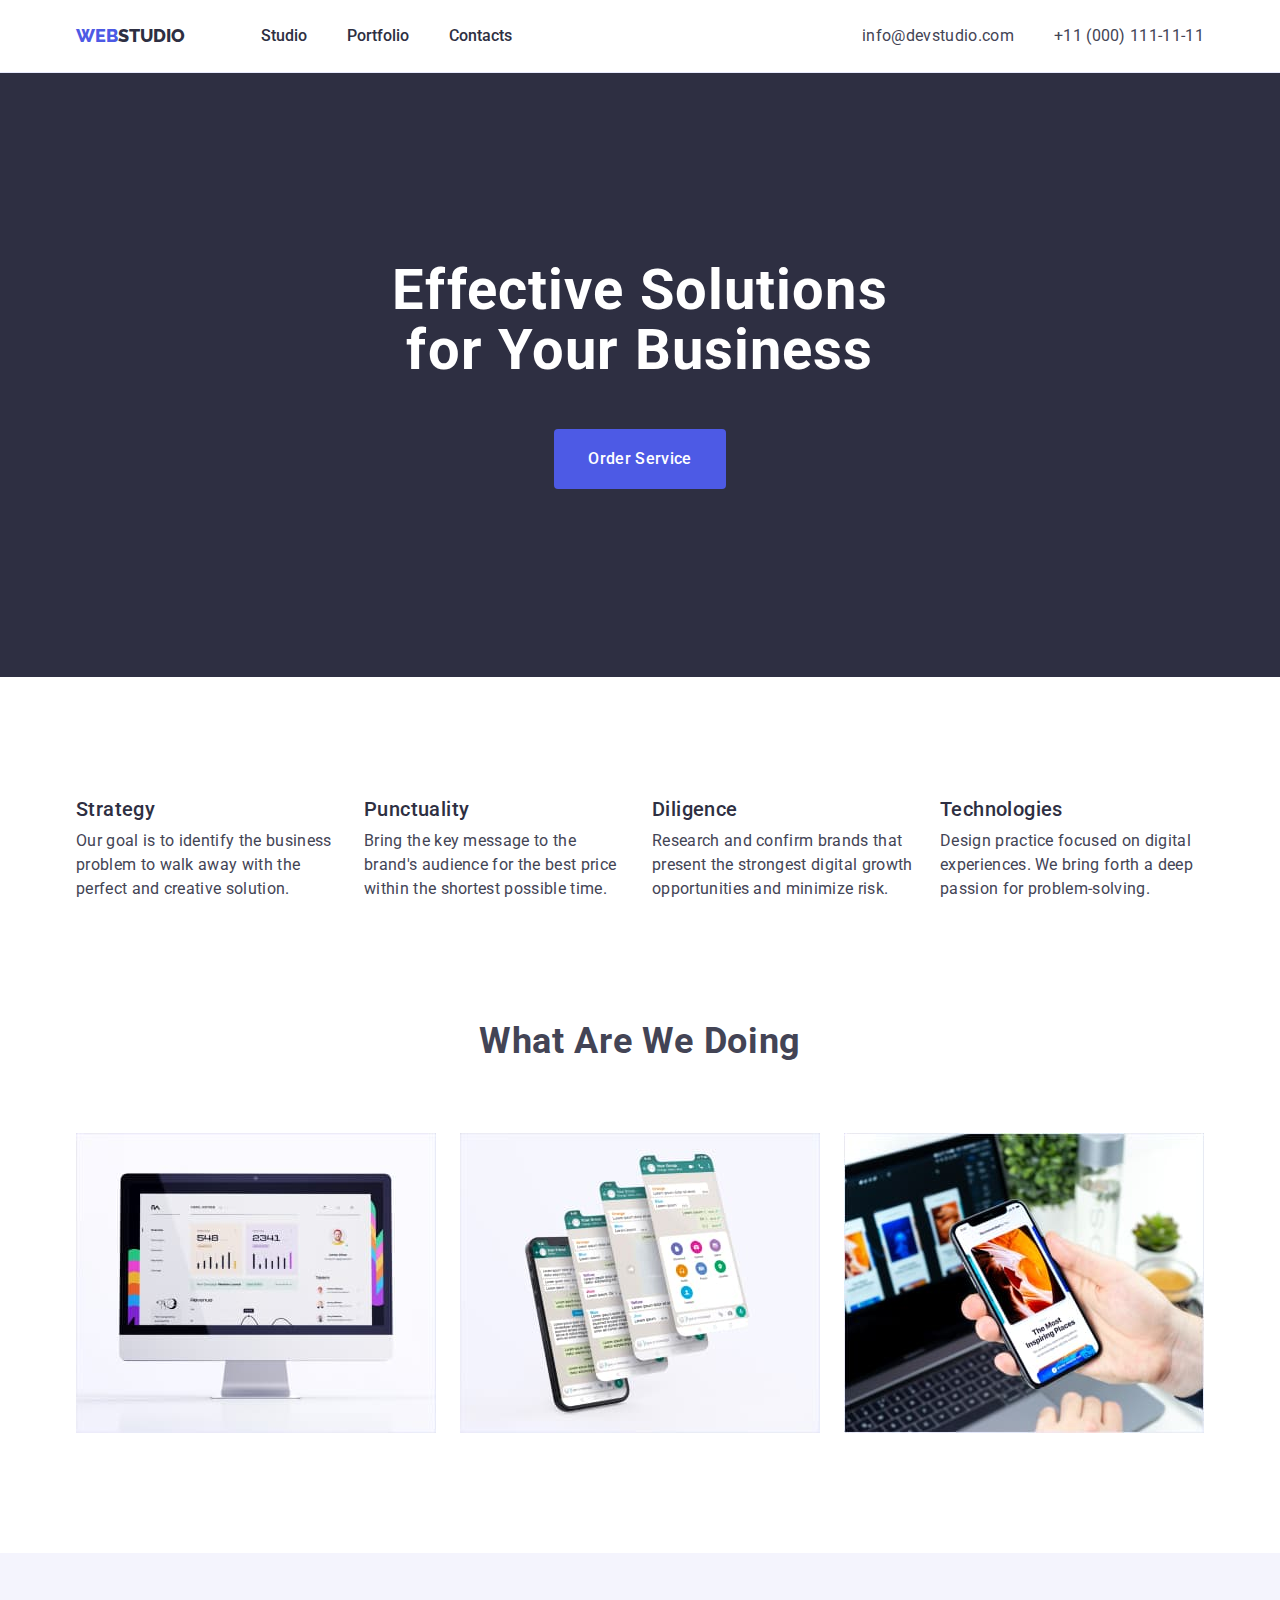
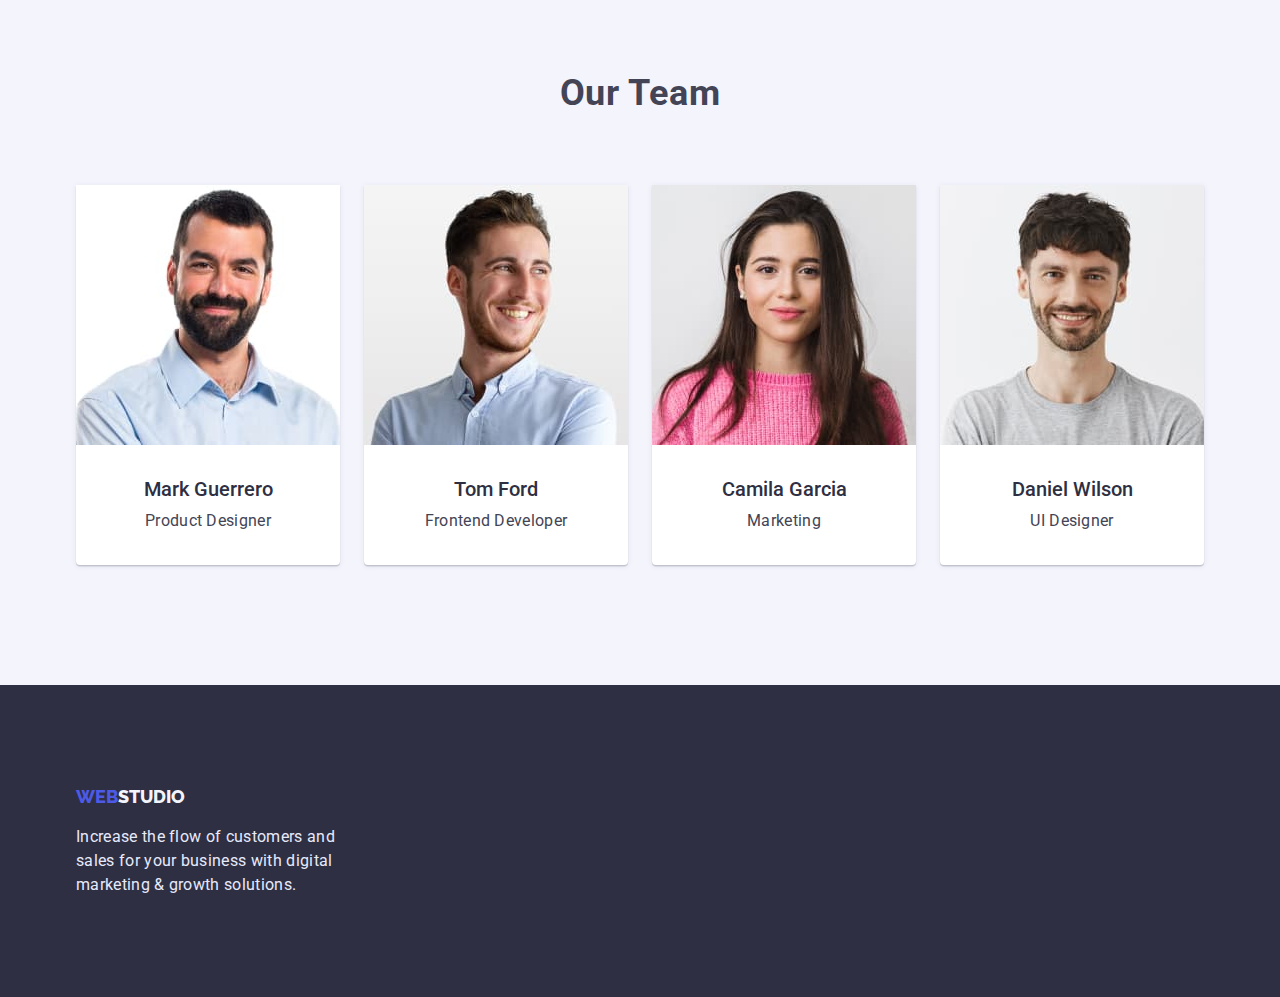
<file: index.html>
<!DOCTYPE html>
<html lang="en">
<head>
    <meta charset="UTF-8">
    <meta http-equiv="X-UA-Compatible" content="IE=edge">
    <meta name="viewport" content="width=device-width, initial-scale=1.0">
    <title>WebStudio</title>
    <link rel="preconnect" href="https://fonts.googleapis.com">
    <link rel="preconnect" href="https://fonts.gstatic.com" crossorigin>
    <link href="https://fonts.googleapis.com/css2?family=Raleway:wght@800&family=Roboto:wght@400;500;700;900&display=swap"
        rel="stylesheet">
    <link rel="stylesheet" href="https://cdnjs.cloudflare.com/ajax/libs/modern-normalize/1.1.0/modern-normalize.min.css">
    <link rel="stylesheet" href="./css/styles.css">
   </head>
<body>
    <header class="page-header">
        <div class="container header-container">
            <nav class="header-nav">
                <a href="./index.html" class="logo-first">Web<span class="logo-second">Studio</span></a>
                <ul class="site-nav">
                    <li><a href="./index.html" class="link">Studio</a></li>
                    <li><a href="./portfolio.html" class="link">Portfolio</a></li>
                    <li><a href="" class="link">Contacts</a></li>
                </ul>
            </nav>
            <address class="adress-header">
                <ul class="adress-nav">
                    <li>
                        <a href="mailto:info@devstudio.com" class="adress-link">info@devstudio.com</a>
                    </li>
                    <li>
                        <a href="tel:+110001111111" class="adress-link">+11 (000) 111-11-11</a>
                    </li>
                </ul>
            </address>
        </div>
    </header>
    <main>
        <section class="image-hero">
            <div class="container">
                <h1 class="title-hero">Effective Solutions for Your Business</h1>
                <button class="button-hero" type="button">Order Service</button>
            </div>
        </section>
        <section class="section section-advanteges">
            <div class="container">
                <div class="container-advanteges">
                    <h2 class="visually-hidden">Advanteges</h2>
                    <ul class="card-advanteges">
                        <li class="item-advantages">
                            <h3 class="title-advanteges">Strategy</h3>
                            <p class="text-advanteges">Our goal is to identify the business
                                problem to walk away with the perfect and creative solution.</p>
                        </li>
                        <li class="item-advantages">
                            <h3 class="title-advanteges">Punctuality</h3>
                            <p class="text-advanteges">Bring the key message to the brand's audience for the best price within the shortest
                                possible time.</p>
                        </li>
                        <li class="item-advantages">
                            <h3 class="title-advanteges">Diligence</h3>
                            <p class="text-advanteges">Research and confirm brands that present the strongest digital growth opportunities
                                and minimize risk.</p>
                        </li>
                        <li class="item-advantages">
                            <h3 class="title-advanteges">Technologies</h3>
                            <p class="text-advanteges">Design practice focused on digital experiences. We bring forth a deep passion for
                                problem-solving.</p>
                        </li>
                    </ul>
                </div>
            </div>
        </section>
        <section class="section section-images">
            <div class="container">
                <h2 class="title-second">What are we doing</h2>
                    <ul class="images-list">
                        <li class="image-item">
                            <img src="./images/monitor.jpg" alt="Monitor" width="360">
                        </li>
                        <li class="image-item">
                            <img src="./images/telephones.jpg" alt="Telephones" width="360">
                        </li>
                        <li class="image-item">
                            <img src="./images/phone-in-hands.jpg" alt="Phone in hands" width="360">
                        </li>
                    </ul>
            </div>
        </section>
        <section class="section section-team">
            <div class="container">
                <h2 class="title-second">Our Team</h2>
                <ul class="list-team">
                    <li class="team-box">
                        <div class="wrapper">
                            <img src="./images/mark-guerrero.jpg" alt="Mark Guerrero" width="264">
                            <div class="team">
                                <h3 class="title-team">Mark Guerrero</h3>
                                <p class="text-team">Product Designer</p>
                            </div>
                        </div>
                    </li>
                    <li class="team-box">
                        <div class="wrapper">
                            <img src="./images/tom-ford.jpg" alt="Tom Ford" width="264">
                            <div class="team">
                                <h3 class="title-team">Tom Ford</h3>
                                <p class="text-team">Frontend Developer</p>
                            </div>
                        </div>
                    </li>
                    <li class="team-box">
                        <div class="wrapper">
                            <img src="./images/camila-garcia.jpg" alt="Camila Garcia" width="264">
                            <div class="team">
                                <h3 class="title-team">Camila Garcia</h3>
                                <p class="text-team">Marketing</p>
                            </div>
                        </div>
                    </li>
                    <li class="team-box">
                        <div class="wrapper">
                            <img src="./images/daniel-wilson.jpg" alt="Daniel Wilson" width="264">
                           <div class="team">
                                <h3 class="title-team">Daniel Wilson</h3>
                                <p class="text-team">UI Designer</p>
                           </div>
                        </div>
                    </li>
                </ul>
            </div>
        </section>
    </main>
    <footer class="footer">
        <div class="container">
           <div class="container-footer">
            <a href="./index.html" class="logo-first">Web<span class="logo-third">Studio</span></a>
            <p class="text-footer">Increase the flow of customers and sales for your business with digital marketing & growth
                solutions.</p>
           </div>
        </div>
    </footer>
</body>
</html>
</file>
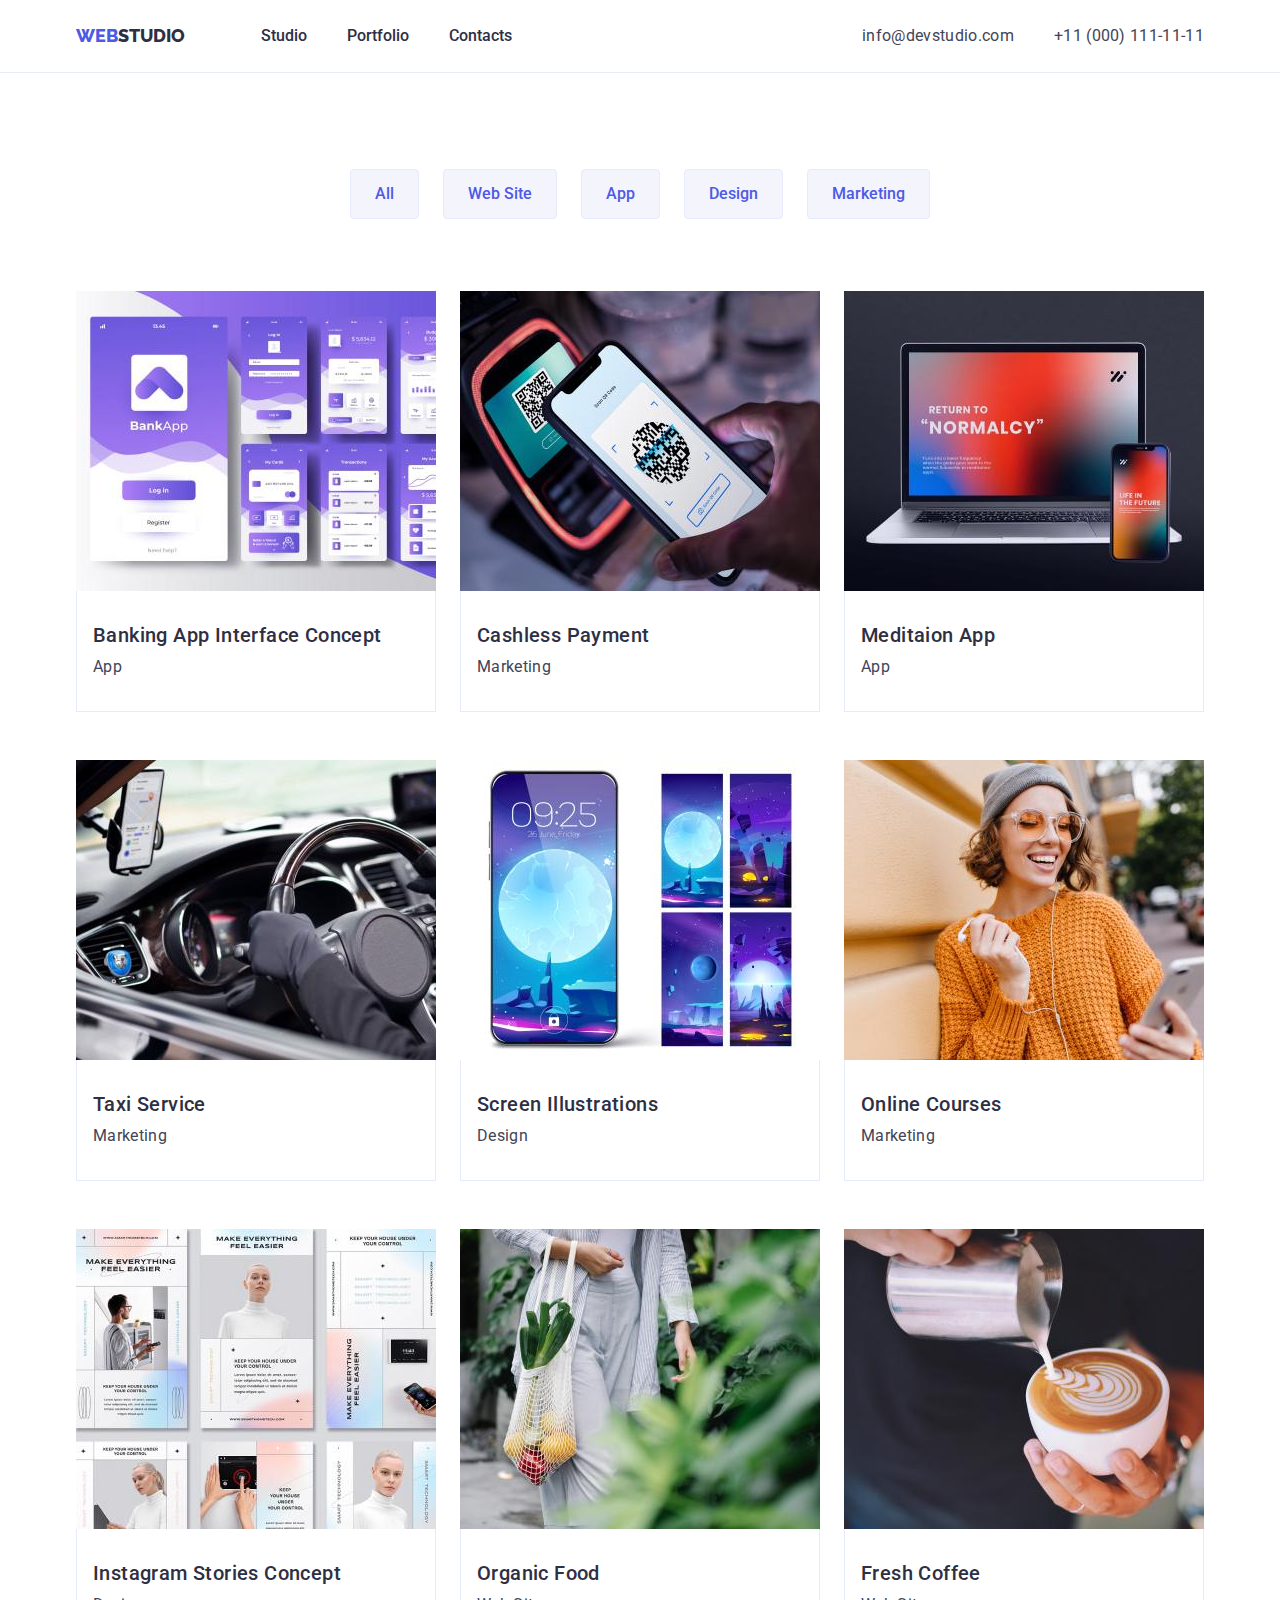
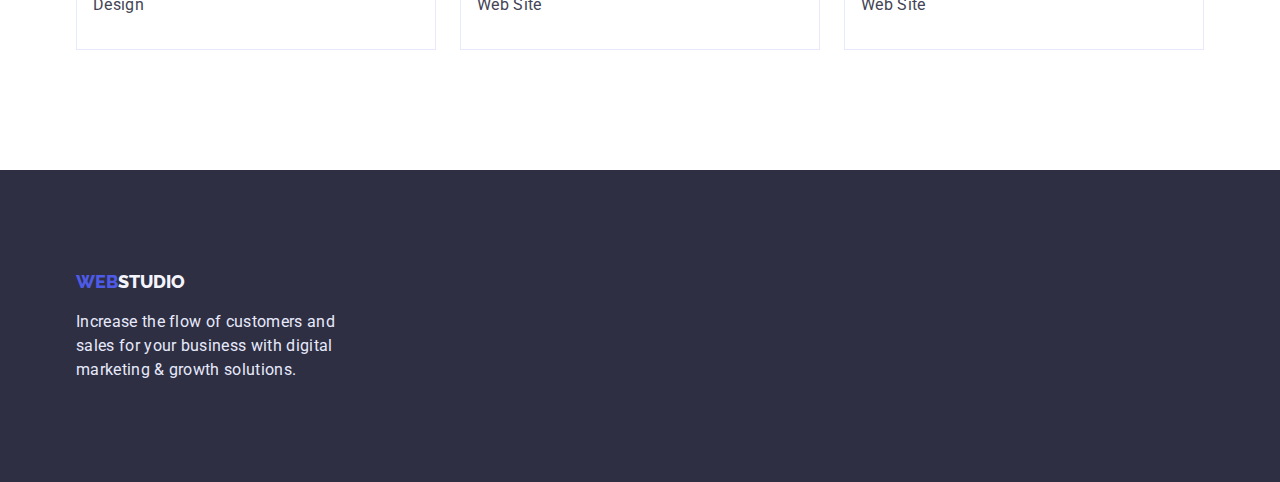
<file: portfolio.html>
<!DOCTYPE html>
<html lang="en">
<head>
    <meta charset="UTF-8">
    <meta http-equiv="X-UA-Compatible" content="IE=edge">
    <meta name="viewport" content="width=device-width, initial-scale=1.0">
    <title>Portfolio</title>
    <link rel="preconnect" href="https://fonts.googleapis.com">
    <link rel="preconnect" href="https://fonts.gstatic.com" crossorigin>
    <link href="https://fonts.googleapis.com/css2?family=Raleway:wght@800&family=Roboto:wght@400;500;700;900&display=swap"
        rel="stylesheet">
    <link rel="stylesheet" href="https://cdnjs.cloudflare.com/ajax/libs/modern-normalize/1.1.0/modern-normalize.min.css">
    <link rel="stylesheet" href="./css/styles.css">
</head>
<body>
    <header class="page-header">
        <div class="container header-container">
            <nav class="header-nav">
                <a href="./index.html" class="logo-first">Web<span class="logo-second">Studio</span></a>
                <ul class="site-nav">
                    <li><a href="./index.html" class="link">Studio</a></li>
                    <li><a href="./portfolio.html" class="link">Portfolio</a></li>
                    <li><a href="" class="link">Contacts</a></li>
                </ul>
            </nav>
            <address class="adress-header">
                <ul class="adress-nav">
                    <li>
                        <a href="mailto:info@devstudio.com" class="adress-link">info@devstudio.com</a>
                    </li>
                    <li>
                        <a href="tel:+110001111111" class="adress-link">+11 (000) 111-11-11</a>
                     </li>
                </ul>
            </address>
        </div>
    </header>
    <main>
        <section class="section portfolio-section">
           <div class="container">
            <h1 class="visually-hidden">Button</h1>
                <ul class="button-list">
                    <li>
                        <button class="button" type="button">All</button>
                    </li>
                    <li>
                        <button class="button" type="button">Web Site</button>
                    </li>
                    <li>
                        <button class="button" type="button">App</button>
                    </li>
                    <li>
                        <button class="button" type="button">Design</button>
                    </li>
                    <li>
                        <button class="button" type="button">Marketing</button>
                    </li>
                </ul>
            <ul class="site-box">
                <li class="wrapper-box">
                    <a href="" class="link-site">
                        <img src="./images/banking-app.jpeg" alt="banking application" width="360">
                        <div class="text-box">
                            <h2 class="title-site">Banking App Interface Concept</h2>
                            <p class="text-site">App</p>
                        </div>
                    </a>
                </li>
                <li class="wrapper-box">
                    <a href="" class="link-site">
                        <img src="./images/cashless-payment.jpeg" alt="mobile payment" width="360">
                        <div class="text-box">
                            <h2 class="title-site">Cashless Payment</h2>
                            <p class="text-site">Marketing</p>
                        </div>
                    </a>
                </li>
                <li class="wrapper-box">
                    <a href="" class="link-site">
                        <img src="./images/meditaion-app.jpeg" alt="laptop and mobile phone" width="360">
                        <div class="text-box">
                            <h2 class="title-site">Meditaion App</h2>
                            <p class="text-site">App</p>
                        </div>
                    </a>
                </li>
                <li class="wrapper-box">
                    <a href="" class="link-site">
                        <img src="./images/taxi-service.jpeg" alt="man driving" width="360">
                        <div class="text-box">
                            <h2 class="title-site">Taxi Service</h2>
                            <p class="text-site">Marketing</p>
                        </div>
                    </a>
                </li>
                <li class="wrapper-box">
                    <a href="" class="link-site">
                        <img src="./images/screen-illustrations.jpeg" alt="phone illustrations" width="360">
                        <div class="text-box">
                            <h2 class="title-site">Screen Illustrations</h2>
                            <p class="text-site">Design</p>
                        </div>
                    </a>
                </li>
                <li class="wrapper-box">
                    <a href="" class="link-site">
                        <img src="./images/online-courses.jpeg" alt="girl with phone" width="360">
                        <div class="text-box">
                            <h2 class="title-site">Online Courses</h2>
                            <p class="text-site">Marketing</p>
                        </div>
                    </a>
                </li>
                <li class="wrapper-box">
                    <a href="" class="link-site">
                        <img src="./images/instagram-stories-concept.jpeg" alt="instagram page layouts" width="360">
                        <div class="text-box">
                            <h2 class="title-site">Instagram Stories Concept</h2>
                            <p class="text-site">Design</p>
                        </div>
                    </a>
                </li>
                <li class="wrapper-box">
                    <a href="" class="link-site">
                        <img src="./images/organic-food.jpeg" alt="girl with bag" width="360">
                        <div class="text-box">
                            <h2 class="title-site">Organic Food</h2>
                            <p class="text-site">Web Site</p>
                        </div>
                    </a>
                </li>
                <li class="wrapper-box">
                    <a href="" class="link-site">
                        <img src="./images/fresh-coffee.jpeg" alt="coffe" width="360">
                        <div class="text-box">
                            <h2 class="title-site">Fresh Coffee</h2>
                            <p class="text-site">Web Site</p>
                        </div>
                    </a>
                </li>
            </ul>
           </div>
        </section>
    </main>
    <footer class="footer">
        <div class="container">
            <div class="container-footer">
                <a href="./index.html" class="logo-first">Web<span class="logo-third">Studio</span></a>
                <p class="text-footer">Increase the flow of customers and sales for your business with digital marketing & growth
                    solutions.</p>
            </div>
        </div>
    </footer>
</body>
</html>
</file>
<file: css/styles.css>
:root {
--color-brend: #4D5AE5;
--color-secend: #404BBF;
--color-third: #F4F4FD;
--color-primary-inverted: #FFFFFF;
--color-primary-dark: #2E2F42;
--color-secondary: #434455;
--color-additional: #E7E9FC;
}

body {
    font-family: 'Roboto' , sans-serif; 
    background: var(--color-primary-inverted);
    color: var(--color-secondary);
}

p, ul, h1, h2, h3, h4, h5, h6 {
    margin-top: 0;
    margin-bottom: 0;
}

img {
    display: block;
}

.container {
    width: 100%;
    max-width: 1158px;
    margin: 0 auto;
    padding: 0 15px;
}

/* header */
.page-header {
    background: var(--color-primary-inverted);
    border-bottom: 1px solid #E7E9FC;
}
.header-container {
    display: flex;
    align-items: center;
}
.header-nav {
    display: flex;
    align-items: center;
}

.adress-header {
    margin-left: auto;
}
.adress-nav {
    display: flex;
    align-items: center;
    gap: 40px;
}

.site-nav {
    display: flex;
    gap: 40px;
    margin-left: 76px;
}

ul {
    margin: 0;
    padding: 0;
    list-style: none;
}

.logo-first {
    color: var(--color-brend);
    font-family: 'Raleway';
    font-weight: 800;
    font-size: 18px;
    line-height: 1.333;
    text-transform: uppercase;
    text-decoration: none;
}

.logo-second {
    color: var(--color-primary-dark);
}

.section {
    padding: 120px 0;
}

.image-hero {
    padding-top: 188px;
    padding-bottom: 188px;
    text-align: center;
    max-width: 1440px;
    margin-left: auto;
    margin-right: auto;
    background: var(--color-primary-dark);
}

.link {
    font-weight: 500;
    font-style: normal;
    font-size: 16px;
    line-height: 1.5;
    color: var(--color-primary-dark);
    text-decoration: none;
    display: block;
    padding: 24px 0;
}

.link:hover,
.link:focus {
    color: var(--color-secend);
}

.adress-link {
    font-style: normal;
    font-weight: 400;
    font-size: 16px;
    line-height: 1.5;
    letter-spacing: 0.02em;
    color: var(--color-secondary);
    text-decoration: none
}

.adress-link:hover,
.adress-link:focus {
    color: var(--color-secend);
}

/* section-1 */
.title-hero {
    max-width: 496px;
    margin: 0 auto 48px;
    font-weight: 700;
    font-size: 56px;
    line-height: 1.071;
    letter-spacing: 0.02em;
    text-align: center;
    color: var(--color-primary-inverted);
}

.button-hero {
    padding: 16px 32px;
    font-family: 'Roboto';
    font-weight: 500;
    font-size: 16px;
    line-height: 1.5;
    letter-spacing: 0.02em;
    color: var(--color-primary-inverted);
    background: var(--color-brend);
    border-color: transparent;
    border-radius: 4px;
    cursor: pointer;
}

.button-hero:hover,
.button-hero:focus {
    background: var(--color-secend);
    /* border-radius: 4px; */
}

/* section-2 */

.visually-hidden {
    position: absolute;
    white-space: nowrap;
    width: 1px;
    height: 1px;
    overflow: hidden;
    border: 0;
    padding: 0;
    clip: rect(0 0 0 0);
    clip-path: inset(50%);
    margin: -1px;
}

.section-advanteges {
    padding-top: 120px;
}

.container.advanteges {
    display: flex;
}

.card-advanteges {
    display: flex;
    justify-content: space-between;
    gap: 24px;
    max-width: 100%;
}

.item-advantages {
    width: 264px;
}

.title-advanteges {
    font-weight: 500;
    font-size: 20px;
    line-height: 1.2;
    letter-spacing: 0.02em;
    color: var(--color-primary-dark);
    margin-bottom: 8px;
}

.text-advanteges {
    font-size: 16px;
    line-height: 1.5;
    letter-spacing: 0.02em;
    margin-bottom: 0;
}

/* section-3 */

.section-images {
    padding-top: 0;
}

.images-list {
    display: flex;
    align-items: center;
    gap: 24px;
}
.image-item {
    flex-basis: calc((100% - 48px)/3);
    width: 100%;
}

.title-second {
    margin-bottom: 72px;
    font-weight: 700;
    font-size: 36px;
    line-height: 1.111;
    text-align: center;
    letter-spacing: 0.02em;
    text-transform: capitalize;
}

/* section-4 */

.list-team {
    display: flex;
    gap: 24px;
    width: 100%;
    /* flex-basis: calc(100% - 72px)/4; */
}

.section-team {
    background: var(--color-third);
}


.team-box {
    background: var(--color-primary-inverted);
    /* flex-basis: calc(100% - 72px)/4; */
    box-shadow: 0px 1px 6px rgba(46, 47, 66, 0.08), 0px 1px 1px rgba(46, 47, 66, 0.16), 0px 2px 1px rgba(46, 47, 66, 0.08);
    border-radius: 0px 0px 4px 4px;
}

.team {
    text-align: center;
    padding: 32px;
}

.title-team {
    margin-bottom: 8px;
    font-weight: 500;
    font-size: 20px;
    line-height: 1.2;
    color: var(--color-primary-dark);
}

.text-team {
    font-size: 16px;
    line-height: 1.5;
    letter-spacing: 0.02em;
    margin-bottom: 0;
}

/* footer */

.logo-third {
    color: var(--color-third);
}

.footer {
    background: var(--color-primary-dark);
    padding-top: 100px ;
    padding-bottom: 100px;
}

.text-footer {
    width: 264px;
    font-size: 16px;
    line-height: 1.5;
    letter-spacing: 0.02em;
    color: var(--color-additional);
    margin-top: 16px;
    margin-bottom: 0;
}

/* .container-footer {
} */

/* portfolio */

.button {
    padding: 12px 24px;
    font-family: 'Roboto';
    font-style: normal;
    font-weight: 500;
    font-size: 16px;
    line-height: 1.5;
    background: var(--color-third);
    border: 1px solid var(--color-additional);
    border-radius: 4px;
    color: var(--color-brend);
    cursor: pointer;
}

.button:hover,
.button:focus {
    background: var(--color-secend);
    box-shadow: 0px 3px 1px rgba(0, 0, 0, 0.1), 0px 2px 1px rgba(0, 0, 0, 0.08), 0px 2px 2px rgba(0, 0, 0, 0.12);
    color: var(--color-primary-inverted);
}

.site-box {
    display: flex;
    flex-wrap: wrap;
    row-gap: 48px;
    column-gap: 24px
}

.text-box {
    padding-top: 32px;
    padding-bottom: 32px;
    padding-left: 16px;
    border-bottom: 1px solid var(--color-additional);
    border-left: 1px solid var(--color-additional);
    border-right: 1px solid var(--color-additional);
}

.portfolio-section {
    padding-top: 96px;
    padding-bottom: 120px;
}

.button-list {
    display: flex;
    justify-content: center;
    flex-grow: 1;
    gap: 24px;
    margin-bottom: 72px;
}

.button-item {
    padding: 12px 24 px;
}

.title-site {
    font-weight: 500;
    font-size: 20px;
    line-height: 1.2;
    letter-spacing: 0.02em;
    color: var(--color-primary-dark);
    padding-bottom: 8px;
}

.text-site {
    font-size: 16px;
    margin-bottom: 0;
    line-height: 1.5;
    letter-spacing: 0.02em;
    color: var(--color-secondary);
}

.wrapper-box {
    background-color: var(--color-primary-inverted);
    flex-basis: calc((100% - 48px)/3);
}

.link-site {
    text-decoration: none;
}
</file>
